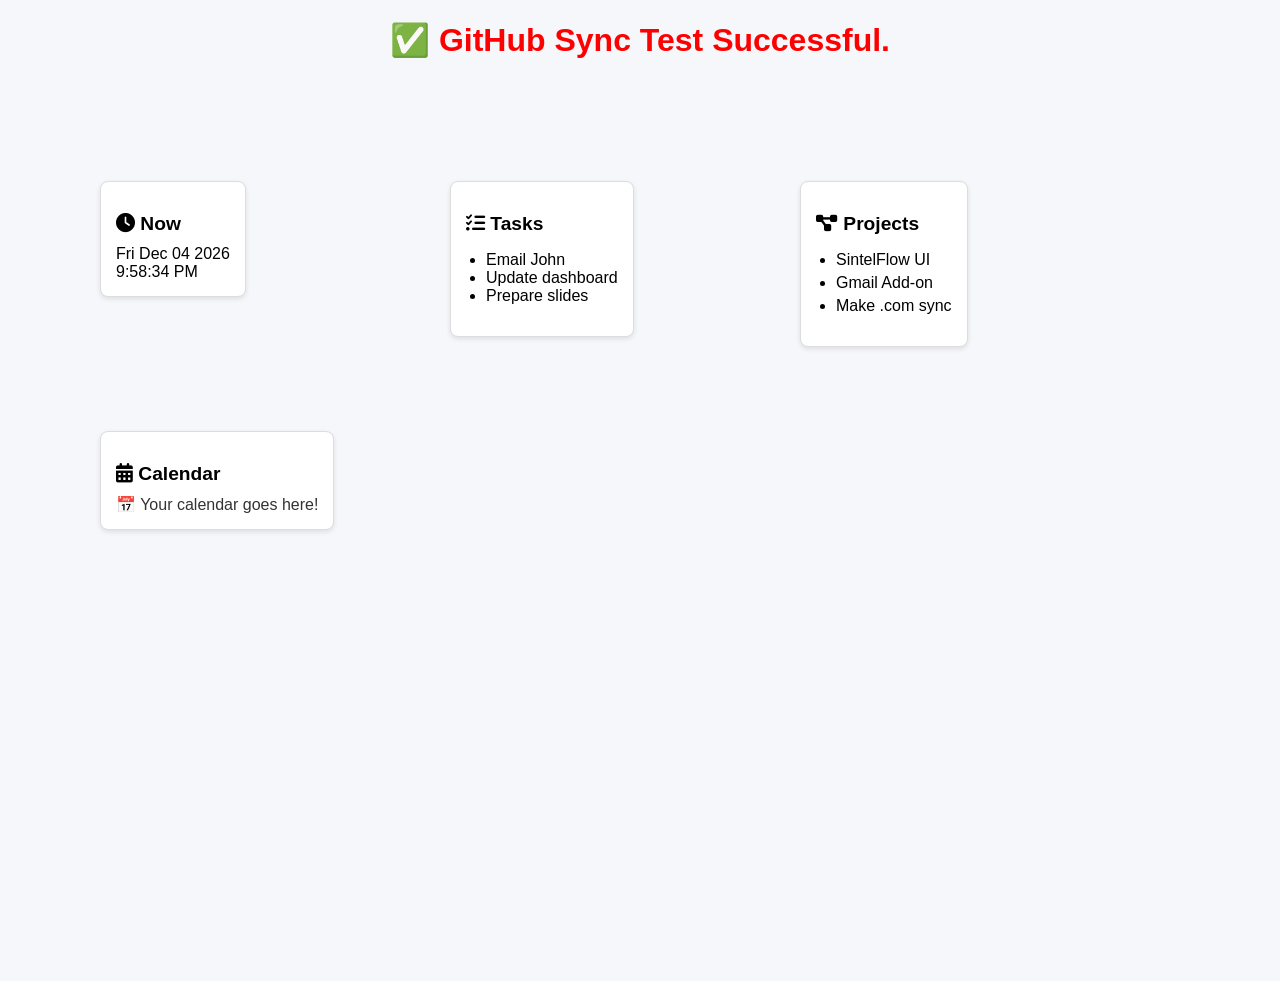
<file: index.html>
<!DOCTYPE html>
<html lang="en">
<head>
  <meta charset="UTF-8" />
  <meta name="viewport" content="width=device-width, initial-scale=1.0" />
  <title>Charlie Dashboard</title>

  <!-- Main Styles -->
  <link rel="stylesheet" href="./style/style.css" />

  <!-- Widget Styles -->
  <link rel="stylesheet" href="./widgets/calendar/calendar.css" />
  <link rel="stylesheet" href="./widgets/tasks/tasks.css" />
  <link rel="stylesheet" href="./widgets/projects/projects.css" />

  <!-- Font Awesome -->
  <link rel="stylesheet" href="https://cdnjs.cloudflare.com/ajax/libs/font-awesome/6.5.0/css/all.min.css" />

  <!-- Core Script -->
  <script src="./script/script.js" defer></script>
</head>
<body>
  <h1 style="color: red; text-align: center;">✅ GitHub Sync Test Successful.</h1>

  <div class="container">
    <!-- Clock -->
    <div class="widget" style="top: 100px; left: 100px;">
      <h2><i class="fa-solid fa-clock"></i> Now</h2>
      <div class="time-display" id="date"></div>
      <div class="time-display" id="clock"></div>
    </div>

    <!-- Tasks -->
    <div class="widget" style="top: 100px; left: 450px;">
      <h2><i class="fa-solid fa-list-check"></i> Tasks</h2>
      <ul id="tasklist"></ul>
    </div>

    <!-- Projects -->
    <div class="widget" style="top: 100px; left: 800px;">
      <h2><i class="fa-solid fa-diagram-project"></i> Projects</h2>
      <ul id="projectlist"></ul>
    </div>

    <!-- Calendar -->
    <div class="widget" style="top: 350px; left: 100px;">
      <h2><i class="fa-solid fa-calendar-days"></i> Calendar</h2>
      <div id="calendarWidget"></div>
    </div>
  </div>

  <!-- Widget Scripts -->
  <script src="./script/clock.js" defer></script>
  <script src="./script/drag.js" defer></script>
  <script src="./widgets/tasks/tasks.js" defer></script>
  <script src="./widgets/projects/projects.js" defer></script>
  <script src="./widgets/calendar/calendar.js" defer></script>

  <!-- Dynamic Cache-Busting Script -->
  <script>
    const version = new Date().getTime();
    document.querySelectorAll('link[rel="stylesheet"]').forEach(link => {
      if (link.href.includes('.css')) {
        link.href += `?v=${version}`;
      }
    });
    document.querySelectorAll('script[src$=".js"]').forEach(script => {
      const newScript = document.createElement('script');
      newScript.src = `${script.src}?v=${version}`;
      newScript.defer = true;
      script.parentNode.replaceChild(newScript, script);
    });
  </script>
</body>
</html>
</file>
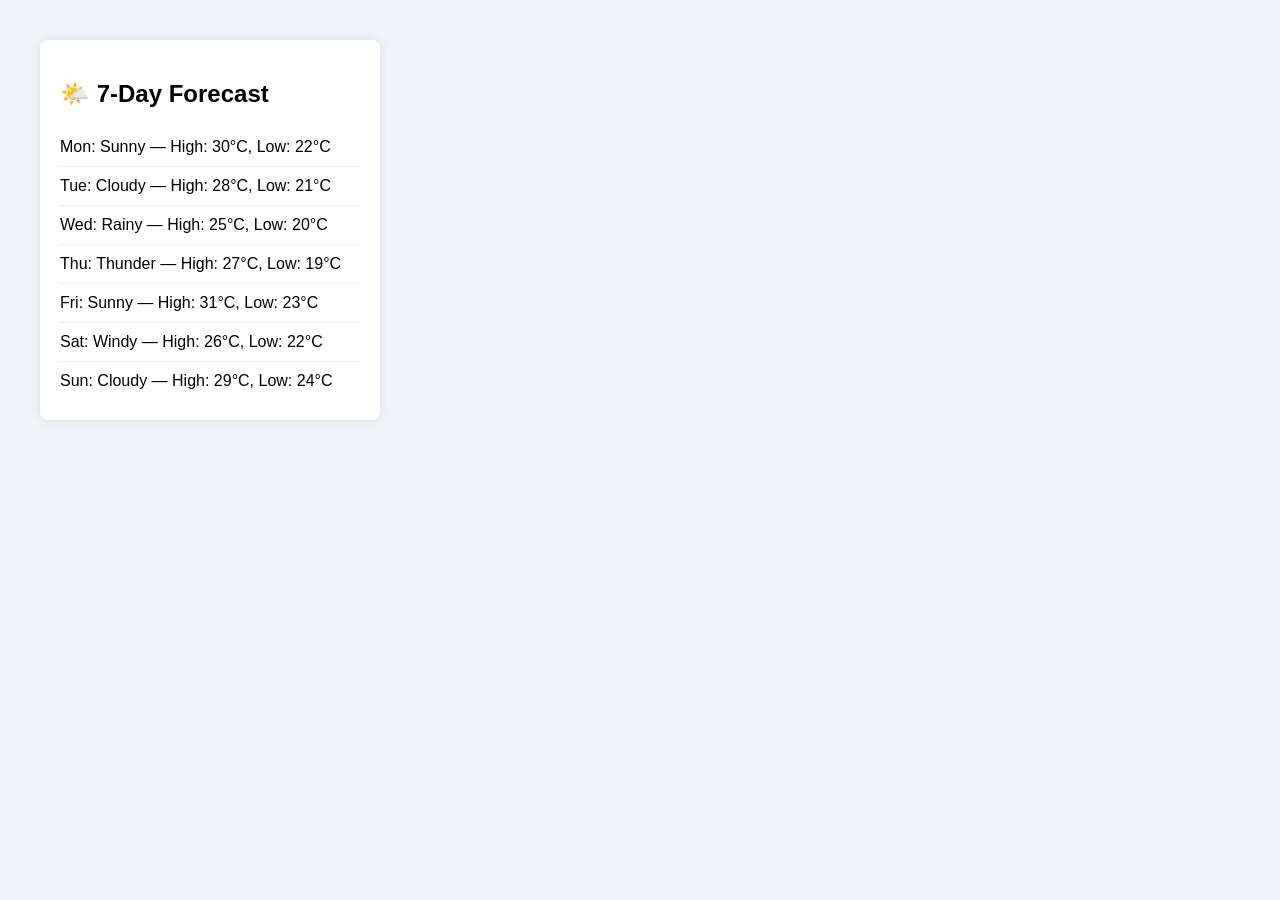
<file: Weather Dashboard/index.html>
<!DOCTYPE html>
<html lang="en">
<head>
  <meta charset="UTF-8" />
  <meta name="viewport" content="width=device-width, initial-scale=1.0"/>
  <title>Weather Tile</title>
  <style>
    body {
      font-family: sans-serif;
      margin: 40px;
      background: #f0f4f8;
    }

    .tile {
      background: white;
      border-radius: 8px;
      padding: 20px;
      max-width: 300px;
      box-shadow: 0 0 10px rgba(0,0,0,0.1);
    }

    .day {
      border-bottom: 1px solid #eee;
      padding: 10px 0;
    }

    .day:last-child {
      border-bottom: none;
    }
  </style>
</head>
<body>

  <div class="tile">
    <h2>🌤️ 7-Day Forecast</h2>
    <div id="weather-container"></div>
  </div>

  <script>
    const dummyForecast = [
      { date: 'Mon', weather: 'Sunny', high: 30, low: 22 },
      { date: 'Tue', weather: 'Cloudy', high: 28, low: 21 },
      { date: 'Wed', weather: 'Rainy', high: 25, low: 20 },
      { date: 'Thu', weather: 'Thunder', high: 27, low: 19 },
      { date: 'Fri', weather: 'Sunny', high: 31, low: 23 },
      { date: 'Sat', weather: 'Windy', high: 26, low: 22 },
      { date: 'Sun', weather: 'Cloudy', high: 29, low: 24 }
    ];

    const container = document.getElementById('weather-container');
    dummyForecast.forEach(day => {
      const div = document.createElement('div');
      div.className = 'day';
      div.textContent = `${day.date}: ${day.weather} — High: ${day.high}°C, Low: ${day.low}°C`;
      container.appendChild(div);
    });
  </script>

</body>
</html>
</file>
<file: style/style.css>
body {
  margin: 0;
  padding: 0;
  font-family: "Arial", sans-serif;
  background-color: #f5f7fa;
}

.container {
  position: relative;
  width: 100%;
  height: 100vh;
}

.widget {
  position: absolute;
  background: #ffffff;
  border: 1px solid #ddd;
  border-radius: 8px;
  padding: 15px;
  box-shadow: 0 2px 5px rgba(0, 0, 0, 0.1);
}

h2 {
  font-size: 1.2rem;
  margin-bottom: 10px;
}

ul {
  padding-left: 20px;
}
</file>
<file: widgets/calendar/calendar.css>
#calendarWidget {
  font-size: 1rem;
  color: #333;
}
</file>
<file: widgets/tasks/tasks.css>
#calendarWidget {
  font-size: 1rem;
  color: #333;
}
</file>
<file: widgets/projects/projects.css>
#projectlist li {
  margin-bottom: 5px;
}
</file>
